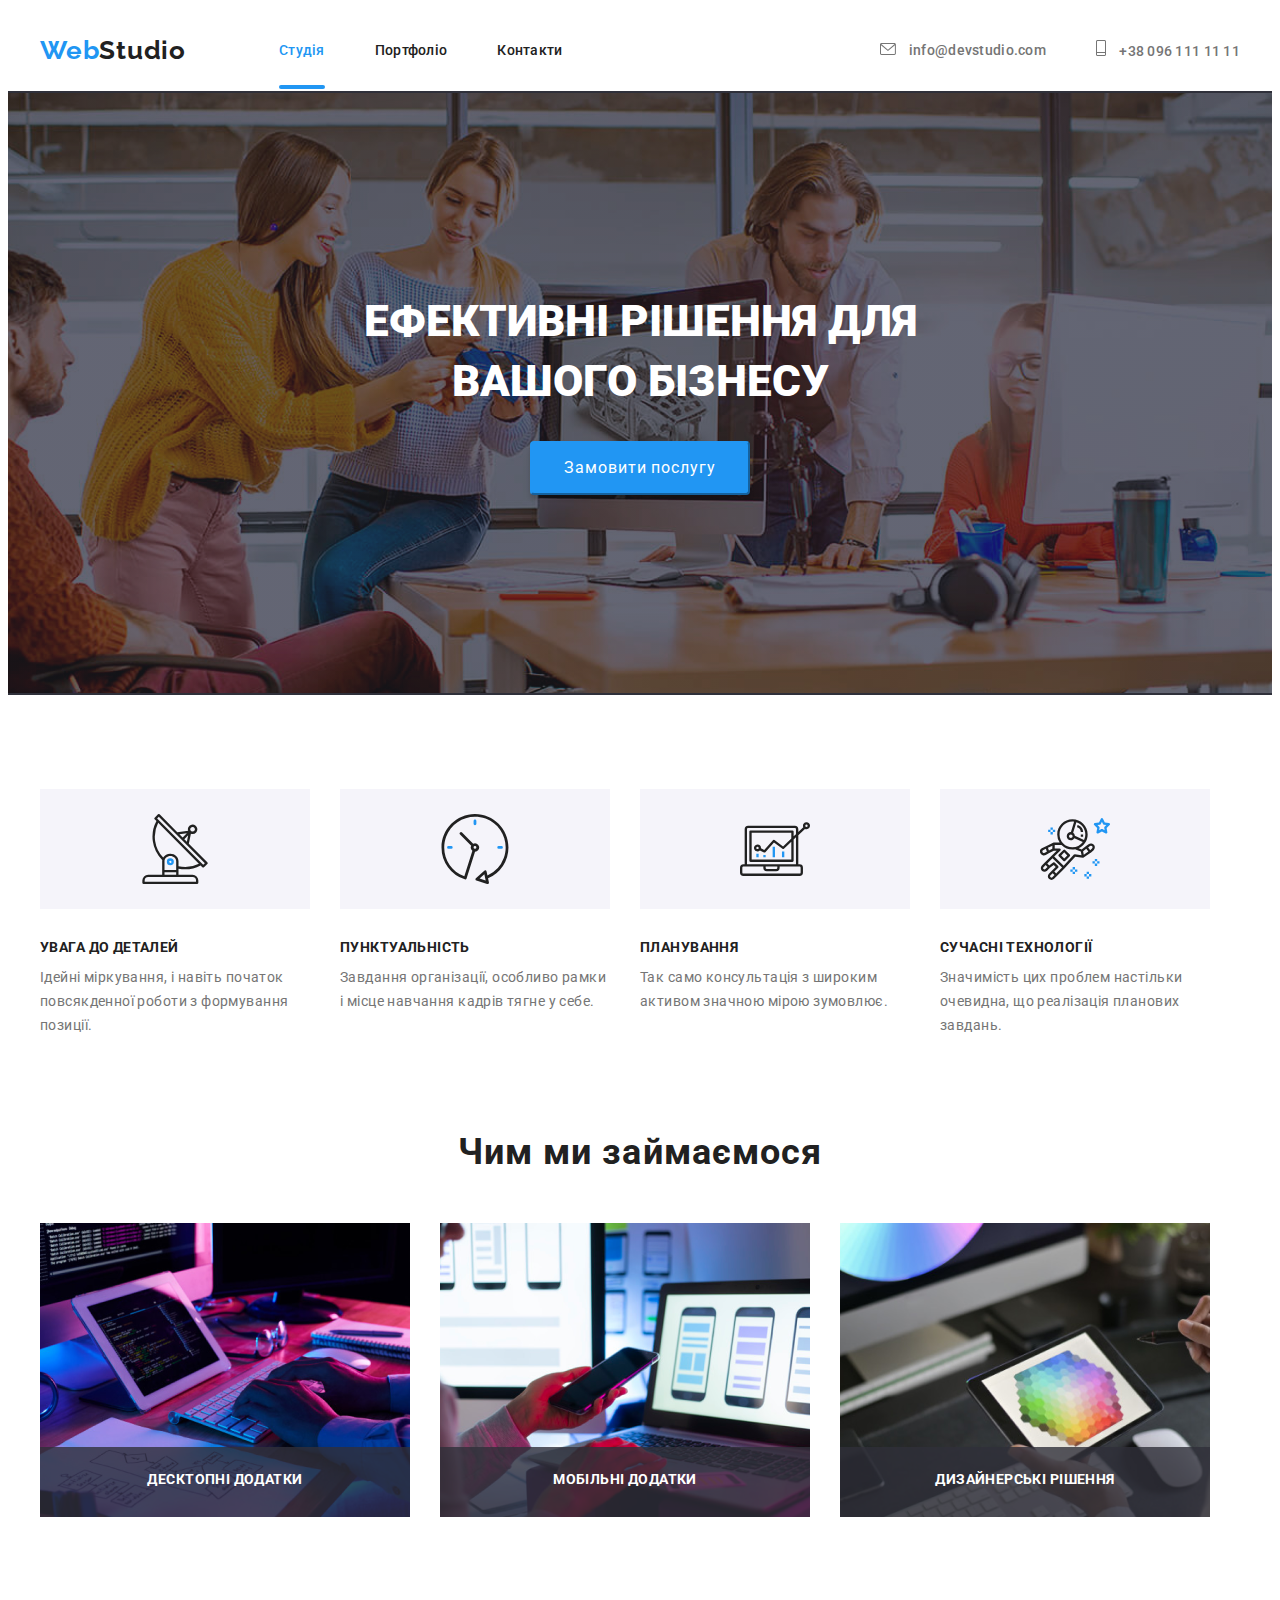
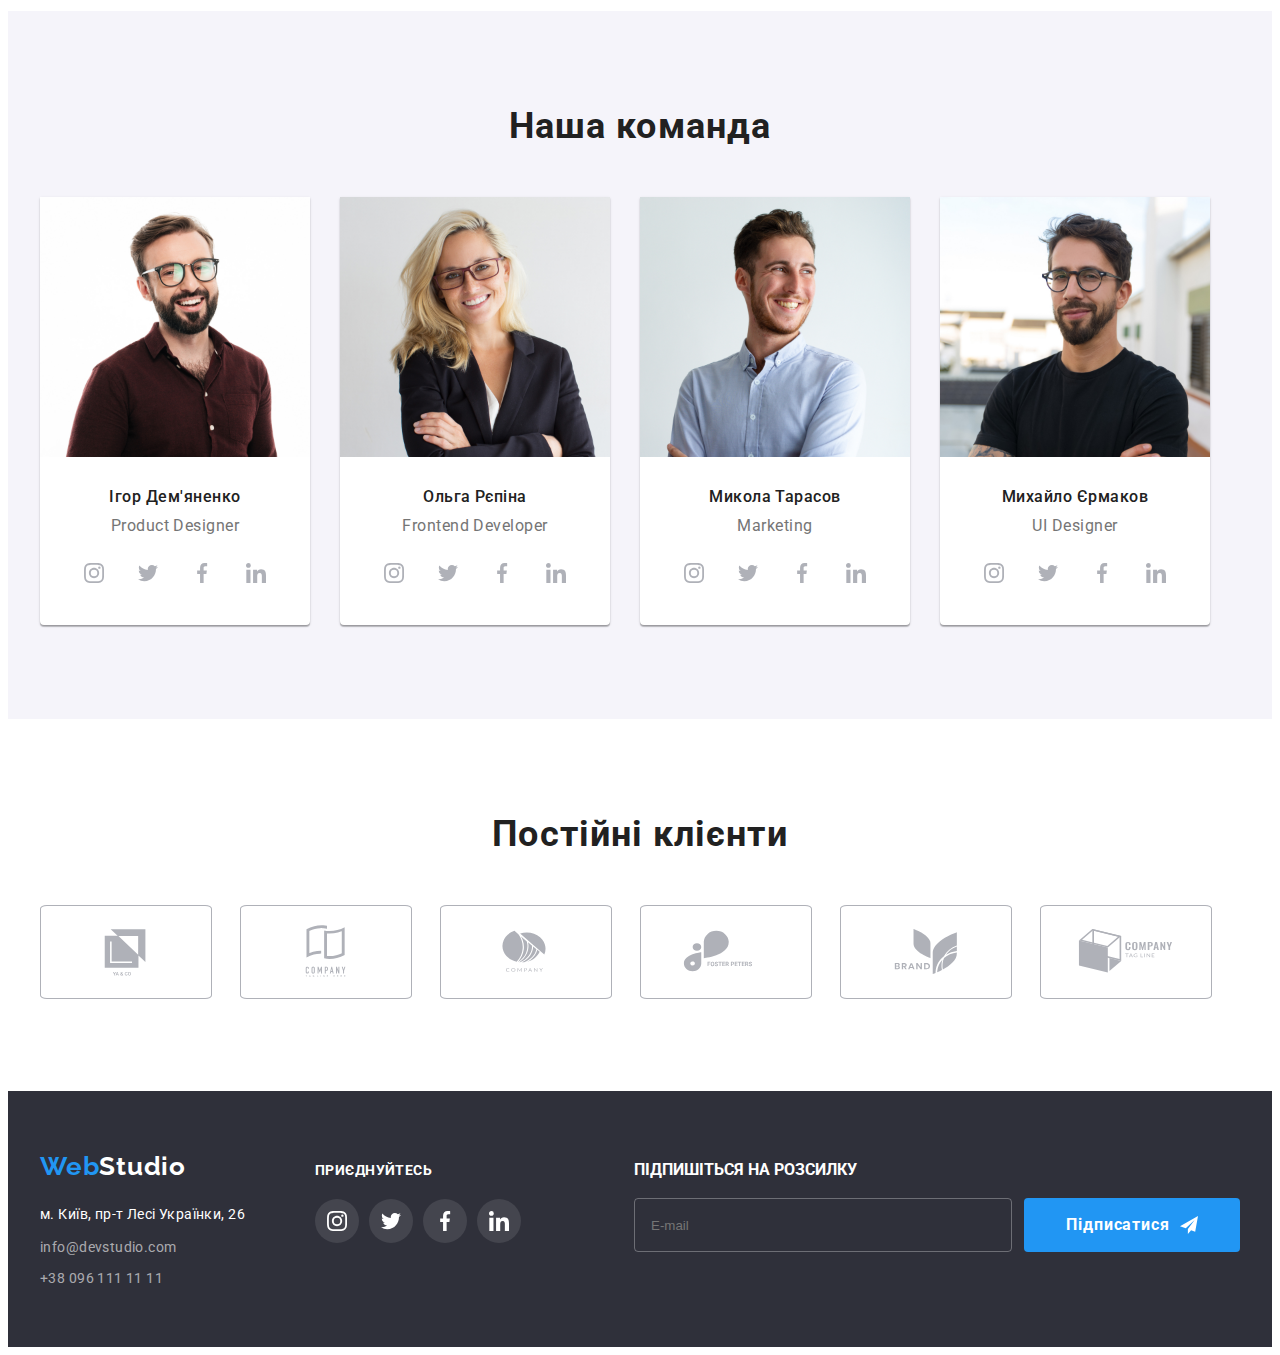
<file: index.html>
<!DOCTYPE html>
<html lang="uk">
  <head>
    <meta charset="UTF-8"/>
    <meta http-equiv="X-UA-Compatible" content="IE=edge"/>
    <meta name="viewport" content="width=device-width, initial-scale=1.0"/>
    <!-- Fonts -->
    <link rel="preconnect" href="https://fonts.googleapis.com"/>
    <link rel="preconnect" href="https://fonts.gstatic.com" crossorigin/>
    <link
      href="https://fonts.googleapis.com/css2?family=Montserrat:wght@400;700&family=Raleway:wght@700&family=Roboto:wght@400;500;700;900&display=swap"
      rel="stylesheet"/>
    <!-- Normalize -->
    <link 
    rel="stylesheet" 
    href="https://cdnjs.cloudflare.com/ajax/libs/modern-normalize/1.1.0/modern-normalize.min.css" 
    integrity="sha512-wpPYUAdjBVSE4KJnH1VR1HeZfpl1ub8YT/NKx4PuQ5NmX2tKuGu6U/JRp5y+Y8XG2tV+wKQpNHVUX03MfMFn9Q==" 
    crossorigin="anonymous" 
    referrerpolicy="no-referrer"/>
    <!-- Styles -->
    <link rel="stylesheet" href="./css/styles.css"/>
    <title>Web Studio</title>
  </head>
  <body class="body">
    <header class="top-line">
        <div class="container header-container">
          <!-- Navigations to other pages -->
          <nav class="top-line">
            <a href="./index.html" class="logo"><span class="logo-color">Web</span>Studio</a>
            <ul class="nav">
              <li>
                <a href="./index.html" class="nav-list-item-studio current link" >Студія</a>
              </li>
              <li>
                <a href="./portfolio.html" class="nav-list-item link">Портфоліо</a>
              </li>
              <li>
                <a href="./contacts" class="nav-list-item link">Контакти</a>
              </li>
            </ul>
          </nav>
          <ul class="header-contacts">
            <li>
             <a href="mailto:info@devstudio.com" class="mail link">
              <svg class="icon-mail" width="16px" height="12px">
                <use href="./img/icons.svg#mail"></use>
              </svg>
              info@devstudio.com</a>
            </li>
            <li>
              <a href="tel:+380961111111" class="telephone link">
                <svg class="icon-telephone" width="10px" height="16px">
                  <use href="./img/icons.svg#telephone"></use>
                </svg>
                +38 096 111 11 11</a>
            </li>
          </ul>
       </div> 
    </header>
    <!-- Section 1 -->
    <main>
    <section class="first-section section">
      <div class="container">        
          <h1 class="main-heading">Ефективні рішення для вашого бізнесу</h1>
          <button type="button" class="main-btn" data-modal-open>Замовити послугу</button>        
      </div>
    </section>
      <!-- Section 2 pecularities -->
          <section class="pecularities">
            <div class="container">
            <ul class="second-section">
              <li class="pecularities-list">
                <div class="second-section-icon">
                  <svg class="pecularities-icon" width="70px" height="70px">
                    <use href="./img/icons.svg#nav-1"></use>
                  </svg>
                </div>
                <h3 class="heading-pecularities">Увага до деталей</h3>
                <p class="text-pecularities">
                  Ідейні міркування, і навіть початок повсякденної роботи з формування позиції.
                </p>
              </li>
              <li class="pecularities-list">
                <div class="second-section-icon">
                  <svg class="pecularities-icon" width="70px" height="70px">
                    <use href="./img/icons.svg#nav-2"></use>
                  </svg>
                </div>
                <h3 class="heading-pecularities">Пунктуальність</h3>
                <p class="text-pecularities">
                  Завдання організації, особливо рамки і місце навчання кадрів тягне у себе.
                </p>
              </li>
              <li class="pecularities-list">
                <div class="second-section-icon">
                  <svg class="pecularities-icon" width="70px" height="70px">
                    <use href="./img/icons.svg#nav-3"></use>
                  </svg>
                </div>
                <h3 class="heading-pecularities">Планування</h3>
                <p class="text-pecularities">
                  Так само консультація з широким активом значною мірою зумовлює.
                </p>
              </li>
              <li class="pecularities-list">
                <div class="second-section-icon">
                  <svg class="pecularities-icon" width="70px" height="70px">
                    <use href="./img/icons.svg#nav-4"></use>
                  </svg>
                </div>
                <h3 class="heading-pecularities">Сучасні технології</h3>
                <p class="text-pecularities">
                  Значимість цих проблем настільки очевидна, що реалізація планових завдань.
                </p>
              </li>
            </ul>
          </div>
      </section>
      <!-- Section 3 Our occupation -->
      <section class="section-2">
        <div class="container">       
          <h2 class="heading-2">Чим ми займаємося</h2>
          <ul class="occupation-photos">
            <li>
              <div class="occupation-thumb">
                <img src="./img/occupation/img1.png" alt="Man is typing" width="370" height="294" />
                <div class="overlay-occupation">
                  <p class="occupation-description">Десктопні додатки</p>
                </div>
              </div>
            </li>
            <li>
              <div class="occupation-thumb">
                <img src="./img/occupation/img2.png" alt="Telephone in a hand" width="370" height="294"/>
                <div class="overlay-occupation">
                  <p class="occupation-description">Мобільні додатки</p>
                </div>
            </div>
            </li>
            <li>
              <div class="occupation-thumb">
                <img src="./img/occupation/img3.png" alt="Colors on a tablet" width="370" height="294"/>
                <div class="overlay-occupation">
                  <p class="occupation-description">Дизайнерські рішення</p>
                </div>
              </div>
            </li>
          </ul>
        </div>
      </section>
      <!-- Section 4 Our team -->
      <section class="our-team section">
        <div class="container">
          <h2 class="heading-2">Наша команда</h2>
          <ul class="team-photos">
            <li class="team-member">
              <img src="./img/our-team/img1.jpg" alt="Team member 1" width="270" height="260"/>
              <div class="names-positions">
                <h3 class="staff-names">Ігор Дем'яненко</h3>
              <p lang="en" class="positions">Product Designer</p>
              <ul class="social-media-link">
                <li class="social-link-team li">
                  <a class="social-link-team li" href="https://www.instagram.com/" target="_blank" rel="noopener noreferer" aria-label="Instagram">
                    <svg class="social-icon" width="20px" height="20px">
                      <use href="./img/icons.svg#instagram"></use>
                    </svg>
                  </a>
                </li>
                <li class="social-link-team li">
                  <a class="social-link-team li" href="https://www.twitter.com/" target="_blank" rel="noopener noreferer" aria-label="Instagram">
                    <svg class="social-icon" width="20px" height="20px">
                      <use href="./img/icons.svg#twitter"></use>
                    </svg>
                  </a>
                </li>
              <li class="social-link-team li">
                <a class="social-link-team" href="https://www.facebook.com/" target="_blank" rel="noopener noreferer" aria-label="Instagram">
                <svg class="social-icon" width="20px" height="20px">
                  <use href="./img/icons.svg#facebook"></use>
                </svg>
              </a>
            </li>
              <li class="social-link-team li">
                <a class="social-link-team" href="https://www.linkedin.com/" target="_blank" rel="noopener noreferer" aria-label="Instagram">
                <svg class="social-icon" width="20px" height="20px">
                  <use href="./img/icons.svg#linkedin"></use>
                </svg>
              </a>
            </li>
              </ul>
              </div>
            </li>
            <li class="team-member">
              <img src="./img/our-team/img2.jpg" alt="Team member 2" width="270" height="260"/>
              <div class="names-positions">
                <h3 class="staff-names">Ольга Рєпіна</h3>
              <p lang="en" class="positions">Frontend Developer</p>
              <ul class="social-media-link">
                <li class="social-link-team li">
                  <a class="social-link-team" href="https://www.instagram.com/" target="_blank" rel="noopener noreferer" aria-label="Instagram">
                    <svg class="social-icon" width="20px" height="20px">
                      <use href="./img/icons.svg#instagram"></use>
                    </svg>
                  </a>
                </li>
                <li class="social-link-team li">
                  <a class="social-link-team li" href="https://www.twitter.com/" target="_blank" rel="noopener noreferer" aria-label="Instagram">
                    <svg class="social-icon" width="20px" height="20px">
                      <use href="./img/icons.svg#twitter"></use>
                    </svg>
                  </a>
                </li>
              <li class="social-link-team li">
                <a class="social-link-team" href="https://www.facebook.com/" target="_blank" rel="noopener noreferer" aria-label="Instagram">
                <svg class="social-icon" width="20px" height="20px">
                  <use href="./img/icons.svg#facebook"></use>
                </svg>
              </a>
            </li>
              <li class="social-link-team">
                <a class="social-link-team" href="https://www.linkedin.com/" target="_blank" rel="noopener noreferer" aria-label="Instagram">
                <svg class="social-icon" width="20px" height="20px">
                  <use href="./img/icons.svg#linkedin"></use>
                </svg>
              </a>
            </li>
              </ul>
              </div>             
            </li>
            <li class="team-member">
              <img src="./img/our-team/img3.jpg" alt="Team member 3" width="270" height="260"/>
              <div class="names-positions">
                <h3 class="staff-names">Микола Тарасов</h3>
               <p lang="en" class="positions">Marketing</p>
               <ul class="social-media-link">
                <li class="social-link-team li">
                  <a class="social-link-team" href="https://www.instagram.com/" target="_blank" rel="noopener noreferer" aria-label="Instagram">
                    <svg class="social-icon" width="20px" height="20px">
                      <use href="./img/icons.svg#instagram"></use>
                    </svg>
                  </a>
                </li>
                <li class="social-link-team li">
                  <a class="social-link-team li" href="https://www.twitter.com/" target="_blank" rel="noopener noreferer" aria-label="Instagram">
                    <svg class="social-icon" width="20px" height="20px">
                      <use href="./img/icons.svg#twitter"></use>
                    </svg>
                  </a>
                </li>
              <li class="social-link-team li">
                <a class="social-link-team" href="https://www.facebook.com/" target="_blank" rel="noopener noreferer" aria-label="Instagram">
                <svg class="social-icon" width="20px" height="20px">
                  <use href="./img/icons.svg#facebook"></use>
                </svg>
              </a>
            </li>
              <li class="social-link-team">
                <a class="social-link-team" href="https://www.linkedin.com/" target="_blank" rel="noopener noreferer" aria-label="Instagram">
                <svg class="social-icon" width="20px" height="20px">
                  <use href="./img/icons.svg#linkedin"></use>
                </svg>
              </a>
            </li>
              </ul>
              </div>
            </li>
            <li class="team-member">
              <img src="./img/our-team/img4.jpg" alt="Team member 4" width="270" height="260"/>
              <div class="names-positions">
               <h3 class="staff-names">Михайло Єрмаков</h3>
               <p lang="en" class="positions">UI Designer</p>
               <ul class="social-media-link">
                <li class="social-link-team li">
                  <a class="social-link-team" href="https://www.instagram.com/" target="_blank" rel="noopener noreferer" aria-label="Instagram">
                    <svg class="social-icon" width="20px" height="20px">
                      <use href="./img/icons.svg#instagram"></use>
                    </svg>
                  </a>
                </li>
                <li class="social-link-team li">
                  <a class="social-link-team" href="https://www.twitter.com/" target="_blank" rel="noopener noreferer" aria-label="Instagram">
                    <svg class="social-icon" width="20px" height="20px">
                      <use href="./img/icons.svg#twitter"></use>
                    </svg>
                  </a>
                </li>
                <li class="social-link-team li">
                  <a class="social-link-team" href="https://www.facebook.com/" target="_blank" rel="noopener noreferer" aria-label="Instagram">
                    <svg class="social-icon" width="20px" height="20px">
                      <use href="./img/icons.svg#facebook"></use>
                    </svg>
                  </a>
                </li>
                <li class="social-link-team li">
                  <a class="social-link-team" href="https://www.linkedin.com/" target="_blank" rel="noopener noreferer" aria-label="Instagram">
                    <svg class="social-icon" width="20px" height="20px">
                      <use href="./img/icons.svg#linkedin"></use>
                    </svg>
                  </a>
                </li>
              </ul>
              </div>
            </li>
          </ul>
       </div> 
       <!-- Section 5 Clients -->
      </section>
      <section class="section">
        <div class="container">
          <h2 class="heading-2">Постійні клієнти</h2>
            <ul class="client-list" >
              <li class="client-list-link">
                <a class="client-link">
                  <svg class="client-icon" width="106px" height="60px">
                    <use href="./img/icons.svg#client-1"></use>
                  </svg>
                </a>
              </li>
              <li class="client-list-link">
                <a class="client-link">
                  <svg class="client-icon" width="106px" height="60px">
                    <use href="./img/icons.svg#client-2"></use>
                  </svg>
                </a>
              </li>
              <li class="client-list-link">
                <a class="client-link">
                  <svg class="client-icon" width="106px" height="60px">
                    <use href="./img/icons.svg#client-3"></use>
                  </svg>
                </a>
              </li>
              <li class="client-list-link">
                <a class="client-link">
                  <svg class="client-icon" width="106px" height="60px">
                    <use href="./img/icons.svg#client-4"></use>
                  </svg>
                </a>
              </li>
              <li class="client-list-link">
                <a class="client-link">
                  <svg class="client-icon" width="106px" height="60px">
                    <use href="./img/icons.svg#client-5"></use>
                  </svg>
                </a>
              </li>
              <li class="client-list-link">
                <a class="client-link">
                  <svg class="client-icon" width="106px" height="60px">
                    <use href="./img/icons.svg#client-6"></use>
                  </svg>
                </a>
              </li>
            </ul>
        </div>

      </section> 
    </main>
    <!-- Footer -->
      <footer class="footer">
        <div class="container flex">
          <div class="footer-left">
            <a href="./index.html" class="logo-footer link"><span class="logo-color">Web</span>Studio</a>
        <address>
          <p class="adress-footer link">м. Київ, пр-т Лесі Українки, 26</p>
          <ul class="contacts-footer">
            <li class="mail-telephone-footer">
              <a href="mailto:info@devstudio.com" class="mail-footer link">info@devstudio.com</a>
            </li>
            <li class="mail-telephone-footer">
              <a href="tel:+380961111111" class="telephone-footer link">+38 096 111 11 11</a>
            </li>
          </ul>
        </address>
         </div>
         <div class="footer-centre">
          <h3 class="join">ПРИЄДНУЙТЕСЬ</h3>
            <ul class="join-list-link">
              <li class="social-item">
                <a class="social-link" href="https://www.instagram.com/" target="_blank" rel="noopener noreferer" aria-label="Instagram">
                  <svg class="social-icon-footer" width="20px" height="20px">
                    <use href="./img/icons.svg#instagram"></use>
                  </svg>
                </a>
              </li>
              <li class="social-item">
                <a class="social-link" href="https://www.twitter.com/" target="_blank" rel="noopener noreferer" aria-label="Instagram">
                <svg class="social-icon-footer" width="20px" height="20px">
                  <use href="./img/icons.svg#twitter"></use>
                </svg>
              </a>
            </li>
              <li class="social-item"><a class="social-link" href="https://www.facebook.com/" target="_blank" rel="noopener noreferer" aria-label="Instagram">
                <svg class="social-icon-footer" width="20px" height="20px">
                  <use href="./img/icons.svg#facebook"></use>
                </svg>
              </a>
            </li>
              <li class="social-item"><a class="social-link" href="https://www.linkedin.com/" target="_blank" rel="noopener noreferer" aria-label="Instagram">
                <svg class="social-icon-footer" width="20px" height="20px">
                  <use href="./img/icons.svg#linkedin"></use>
                </svg>
              </a>
            </li>
            </ul>
         </div>
         <div class="footer-subscribe">
          <p class="footer-title">Підпишіться на розсилку</p>
          <form class="footer-form">
            <input type="text" class="footer-subscribe-input" placeholder="E-mail" required>
            <button class="button-send align">Підписатися
              <svg width="18" height="18">
                <use href="./img/icons.svg#footer-send"></use>
              </svg>
            </button>
          </form>
         </div>
        </div>
      </footer>
        <!--Modal-window-->
        <div class="backdrop is-hidden" data-modal>
          <div class="modal">
            <button class="modal-btn" type="button" data-modal-close>
              <svg width="18px" height="18px">
                <use href="./img/icons.svg#cross"></use>
              </svg>
            </button>  
              <form class="form">
                <p class="form-title">Залиште свої дані, ми вам передзвонимо</p>
                <label class="form-label">Ім'я</label>
                <div class="form-field">
                  <input type="text" class="form-input" required>
                  <svg class="form-svg" width="18" height="18">
                    <use href="./img/icons.svg#name-form"></use>
                  </svg>
                </div>
                <label class="form-label">Телефон</label>
                <div class="form-field">
                  <input type="text" class="form-input">
                  <svg class="form-svg" width="18" height="18">
                    <use href="./img/icons.svg#phone-form"></use>
                  </svg>
                </div>
                <label  class="form-label">Пошта</label>
                <div class="form-field">
                  <input type="text" class="form-input">
                  <svg class="form-svg" width="18" height="18">
                    <use href="./img/icons.svg#mail-form"></use>
                  </svg>
                </div>  
                <label class="form-label">
                  <textarea name="comment" cols="72" rows="10" class="text-area" placeholder="Введіть текст"></textarea>
                </label>
                <label class="conditions">
                  <input type="checkbox"  class="form-checkbox visually-hidden" required>
                  <svg class="icon-checkbox" width="16" height="15">
                    <use class="icon-unchecked" href="./img/icons.svg#uncheck-form"></use>
                    <use class="icon-checked" href="./img/icons.svg#check-form"></use>
                  </svg>
                  <span class="conditions-descr">Погоджуюся з розсилкою і приймаю
                    <a class="conditions-link" href="">Умови договору</a>
                  </span>
                </label>
                <button type="submit" class="button-serv">Відправити</button>
              </form>
          </div>
        </div>
        <script src="./js/modal.js"></script>
  </body>
</html>
</file>
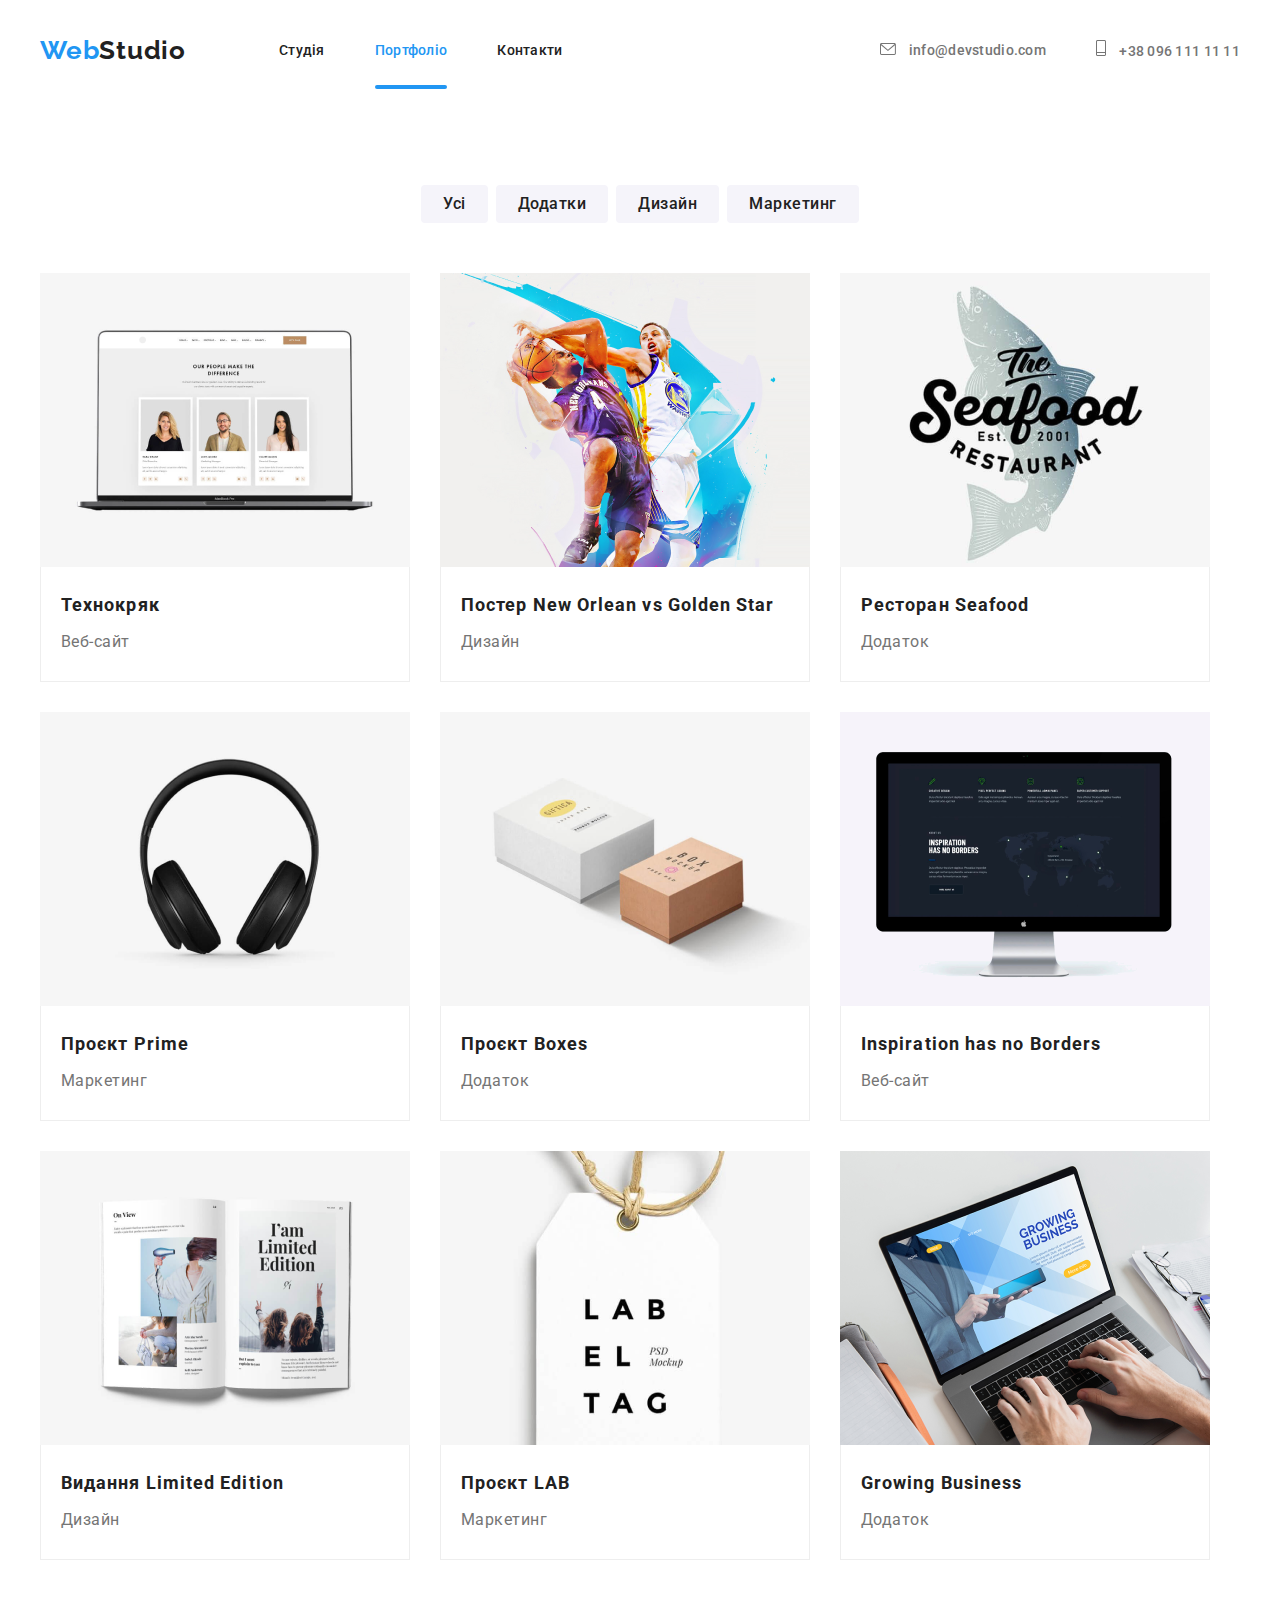
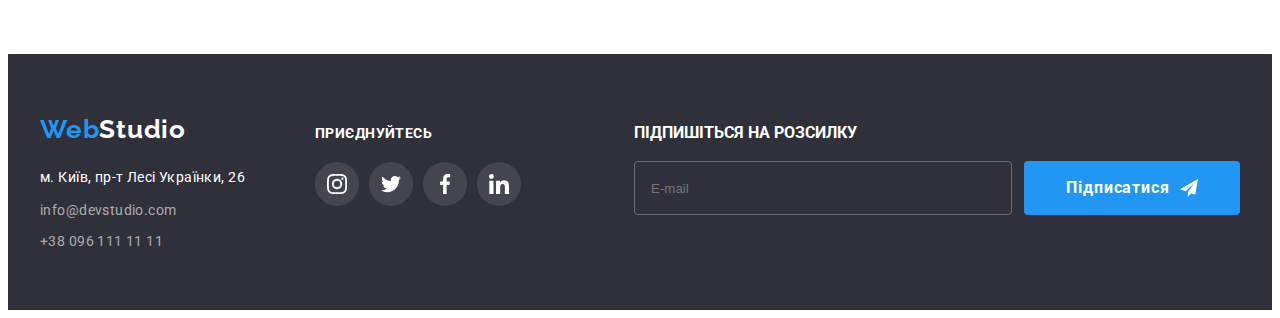
<file: portfolio.html>
<!DOCTYPE html>
<html lang="uk">
<head>
    <meta charset="UTF-8">
    <meta http-equiv="X-UA-Compatible" content="IE=edge">
    <meta name="viewport" content="width=device-width, initial-scale=1.0">
     <!-- Fonts -->
     <link rel="preconnect" href="https://fonts.googleapis.com">
     <link rel="preconnect" href="https://fonts.gstatic.com" crossorigin>
     <link href="https://fonts.googleapis.com/css2?family=Montserrat:wght@400;700&family=Raleway:wght@700&family=Roboto:wght@400;500;700;900&display=swap" rel="stylesheet">
    <!-- Normalize -->
    <link 
    rel="stylesheet" 
    href="https://cdnjs.cloudflare.com/ajax/libs/modern-normalize/1.1.0/modern-normalize.min.css" 
    integrity="sha512-wpPYUAdjBVSE4KJnH1VR1HeZfpl1ub8YT/NKx4PuQ5NmX2tKuGu6U/JRp5y+Y8XG2tV+wKQpNHVUX03MfMFn9Q==" 
    crossorigin="anonymous" 
    referrerpolicy="no-referrer"/>
    <!-- Styles -->
    <link rel="stylesheet" href="./css/styles.css">
    <title>Portfolio</title>
</head>
<body class="body">   
    <header class="top-line">
        <div class="container header-container">
         <!-- Navigations to other pages -->
             <nav class="top-line">
                 <a href="./index.html" class="logo"><span class="logo-color">Web</span>Studio</a>
                <ul  class="nav">
                     <li>
                     <a href="./index.html" class="nav-list-item ">Студія</a>
                     </li>
                    <li>
                     <a href="./portfolio.html" class="nav-list-item active current">Портфоліо</a>
                     </li>
                     <li>
                     <a href="/contacts" class="nav-list-item ">Контакти</a>
                    </li>
                 </ul>
             </nav>
             <ul class="header-contacts">
              <li>
               <a href="mailto:info@devstudio.com" class="mail" class="link">
                <svg class="icon-mail" width="16px" height="12px">
                  <use href="./img/icons.svg#mail"></use>
                </svg>
                info@devstudio.com</a>
              </li>
              <li>
                <a href="tel:+380961111111" class="telephone" class="link">
                  <svg class="icon-telephone" width="10px" height="16px">
                    <use href="./img/icons.svg#telephone"></use>
                  </svg>
                  +38 096 111 11 11</a>
              </li>
            </ul>
        </div>
     </header> 
    <main>  
        <section class="portfolio-projects">    
        <!-- Buttons -->
        <div class="container">
               <ul class="btns">
             <li><button type="button" class="portfolio-btn-main">Усі</button></li>
             <li><button type="button" class="portfolio-btns">Додатки</button></li>
             <li><button type="button" class="portfolio-btns">Дизайн</button></li>
             <li><button type="button" class="portfolio-btns">Маркетинг</button></li>
            </ul>     
        <!-- Projects -->        
             <ul class="portfolio-list">
                 <li class="portfolio-item">
                  <a href="" class="link-portfolio-thumb link">
                    <div class="portfolio-thumb">
                    <img src="./img/portfolio/project1.png"  alt="Web page with pojects" width="370px"  height="294px">
                    <div class="overlay">
                      <p  class="overlay-description" >
                        Ресурс пропонує комплексні пропозиції з різним рівнем функціоналу та сервісів. Все це дозволить відвідувачу отримати вичерпні відомості про компанію чи приватну особу.
                      </p>
                    </div>
                  </div>
                     <div class="projects">
                    <h2 class="projects-heading">Технокряк</h2>
                     <p class="projects-name">Веб-сайт</p>    
                     </div>    
                    </a>                               
                 </li>
                 <li class="portfolio-item">
                  <a href="" class="link-portfolio-thumb link">
                    <div class="portfolio-thumb" >
                    <img src="./img/portfolio/project2.png"  alt="Web page with pojects" width="370px"  height="294px">
                    <div class="overlay">
                      <p  class="overlay-description" >
                        Ресурс пропонує комплексні пропозиції з різним рівнем функціоналу та сервісів. Все це дозволить відвідувачу отримати вичерпні відомості про компанію чи приватну особу.
                      </p>
                    </div>
                  </div>
                  <div class="projects">
                       <h2 class="projects-heading">Постер New Orlean vs Golden Star</h2>
                     <p class="projects-name">Дизайн</p> 
                     </div> 
                </a>                    
                </li>
                 <li class="portfolio-item">
                  <a href="" class="link-portfolio-thumb link">
                    <div class="portfolio-thumb">
                    <img src="./img/portfolio/project3.png"  alt="Web page with pojects" width="370px"  height="294px">
                    <div class="overlay">
                      <p  class="overlay-description" >
                        Ресурс пропонує комплексні пропозиції з різним рівнем функціоналу та сервісів. Все це дозволить відвідувачу отримати вичерпні відомості про компанію чи приватну особу.
                      </p>
                    </div>
                  </div>
                  <div class="projects">
                       <h2 lang="en" class="projects-heading">Ресторан Seafood</h2>
                     <p class="projects-name">Додаток</p> 
                     </div>
                </a>        
                 </li>
                <li class="portfolio-item">
                  <a href="" class="link-portfolio-thumb link">
                    <div class="portfolio-thumb">
                    <img src="./img/portfolio/project4.png"  alt="Web page with pojects" width="370px"  height="294px">
                    <div class="overlay">
                      <p  class="overlay-description" >
                        Ресурс пропонує комплексні пропозиції з різним рівнем функціоналу та сервісів. Все це дозволить відвідувачу отримати вичерпні відомості про компанію чи приватну особу.
                      </p>
                    </div>
                  </div>
                     <div class="projects">
                      <h2 lang="en" class="projects-heading">Проєкт Prime</h2>
                     <p class="projects-name">Маркетинг</p>  
                     </div>    
                    </a>                             
                 </li>
                 <li class="portfolio-item">
                  <a href="" class="link-portfolio-thumb link">
                    <div class="portfolio-thumb">
                    <img src="./img/portfolio/project5.png"  alt="Web page with pojects" width="370px"  height="294px">
                    <div class="overlay">
                      <p  class="overlay-description" >
                        Ресурс пропонує комплексні пропозиції з різним рівнем функціоналу та сервісів. Все це дозволить відвідувачу отримати вичерпні відомості про компанію чи приватну особу.
                      </p>
                    </div>
                  </div>
                     <div class="projects">
                      <h2 class="projects-heading">Проєкт Boxes</h2>
                     <p class="projects-name">Додаток</p>  
                     </div>   
                    </a>              
                 </li>
                 <li class="portfolio-item">
                  <a href="" class="link-portfolio-thumb link">
                    <div class="portfolio-thumb">
                    <img src="./img/portfolio/project6.png"  alt="Web page with pojects" width="370px"  height="294px">
                    <div class="overlay">
                      <p  class="overlay-description" >
                        Ресурс пропонує комплексні пропозиції з різним рівнем функціоналу та сервісів. Все це дозволить відвідувачу отримати вичерпні відомості про компанію чи приватну особу.
                      </p>
                    </div>
                  </div>
                     <div class="projects">
                      <h2 lang="en" class="projects-heading">Inspiration has no Borders</h2>
                     <p class="projects-name">Веб-сайт</p>  
                     </div>  
                    </a>  
                 </li>
                 <li class="portfolio-item">
                  <a href="" class="link-portfolio-thumb link">
                    <div class="portfolio-thumb">
                    <img src="./img/portfolio/project7.png"  alt="Web page with pojects" width="370px"  height="294px">
                    <div class="overlay">
                      <p  class="overlay-description" >
                        Ресурс пропонує комплексні пропозиції з різним рівнем функціоналу та сервісів. Все це дозволить відвідувачу отримати вичерпні відомості про компанію чи приватну особу.
                      </p>
                    </div>
                  </div>
                     <div class="projects">
                       <h2 lang="en" class="projects-heading">Видання Limited Edition</h2>
                     <p class="projects-name">Дизайн</p> 
                     </div>  
                    </a>    
                 </li>
                 <li class="portfolio-item"> 
                  <a href="" class="link-portfolio-thumb link">
                    <div class="portfolio-thumb">
                    <img src="./img/portfolio/project8.png"  alt="Web page with pojects" width="370px"  height="294px">
                    <div class="overlay">
                      <p  class="overlay-description" >
                        Ресурс пропонує комплексні пропозиції з різним рівнем функціоналу та сервісів. Все це дозволить відвідувачу отримати вичерпні відомості про компанію чи приватну особу.
                      </p>
                    </div>
                  </div>
                     <div class="projects">
                       <h2 lang="en" class="projects-heading">Проєкт LAB</h2>
                     <p class="projects-name">Маркетинг</p> 
                     </div>
                    </a>             
                 </li>
                 <li class="portfolio-item">
                  <a href="" class="link-portfolio-thumb link">
                    <div class="portfolio-thumb">
                    <img src="./img/portfolio/project9.png"  alt="Web page with pojects" width="370px"  height="294px">
                    <div class="overlay">
                      <p  class="overlay-description" >
                        Ресурс пропонує комплексні пропозиції з різним рівнем функціоналу та сервісів. Все це дозволить відвідувачу отримати вичерпні відомості про компанію чи приватну особу.
                      </p>
                    </div>
                  </div>
                     <div class="projects"> 
                        <h2 lang="en" class="projects-heading">Growing Business</h2>
                     <p class="projects-name">Додаток</p>
                     </div>   
                    </a>      
                 </li>
               </ul> 
             </div>
         </section>       
     </main>
        <!--Footer  -->
        <footer class="footer">
          <div class="container flex">
            <div class="footer-left">
              <a href="./index.html" class="logo-footer" class="link"><span class="logo-color">Web</span>Studio</a>
          <address>
            <p class="adress-footer" class="link">м. Київ, пр-т Лесі Українки, 26</p>
            <ul class="contacts-footer">
              <li class="mail-telephone-footer">
                <a href="mailto:info@devstudio.com" class="mail-footer" class="link">info@devstudio.com</a>
              </li>
              <li class="mail-telephone-footer">
                <a href="tel:+380961111111" class="telephone-footer" class="link">+38 096 111 11 11</a>
              </li>
            </ul>
          </address>
           </div>
           <div class="footer-centre">
            <h3 class="join">ПРИЄДНУЙТЕСЬ</h3>
              <ul class="join-list-link">
                <li class="social-item">
                  <a class="social-link" href="https://www.instagram.com/" target="_blank" rel="noopener noreferer" aria-label="Instagram">
                    <svg class="social-icon-footer" width="20px" height="20px">
                      <use href="./img/icons.svg#instagram"></use>
                    </svg>
                  </a>
                </li>
                <li class="social-item">
                  <a class="social-link" href="https://www.twitter.com/" target="_blank" rel="noopener noreferer" aria-label="Instagram">
                  <svg class="social-icon-footer" width="20px" height="20px">
                    <use href="./img/icons.svg#twitter"></use>
                  </svg>
                </a>
              </li>
                <li class="social-item"><a class="social-link" href="https://www.facebook.com/" target="_blank" rel="noopener noreferer" aria-label="Instagram">
                  <svg class="social-icon-footer" width="20px" height="20px">
                    <use href="./img/icons.svg#facebook"></use>
                  </svg>
                </a>
              </li>
                <li class="social-item"><a class="social-link" href="https://www.linkedin.com/" target="_blank" rel="noopener noreferer" aria-label="Instagram">
                  <svg class="social-icon-footer" width="20px" height="20px">
                    <use href="./img/icons.svg#linkedin"></use>
                  </svg>
                </a>
              </li>
              </ul>
           </div>
           <div class="footer-subscribe">
            <p class="footer-title">Підпишіться на розсилку</p>
            <form class="footer-form">
              <input type="text" class="footer-subscribe-input" placeholder="E-mail" required>
              <button class="button-send align">Підписатися
                <svg width="18" height="18">
                  <use href="./img/icons.svg#footer-send"></use>
                </svg>
              </button>
            </form>
           </div>
          </div>
       </footer>
</body> 
</html>
</file>
<file: css/styles.css>
:root {
    /* Fonts */
    --main-font: "Roboto", sans-serif;
    --secondary-font: "Raleway";
    /* Text colors */
    --main-txt-cl: #212121;
    /* Background colors */
    --main-bg-cl: #2F303A;
    --accent-cl: #2196F3;
    /* transition */
    --timing-function: cubic-bezier(0.4, 0, 0.2, 1);
}
.container{
    width: 1200px;
    padding-left: 15px;
    padding-right: 15px;
    margin:auto;
}
.body{
    color: var(--main-txt-cl);
    font-family: "Roboto";
}
.section{
    padding-top: 94px;
    padding-bottom: 94px;
}
.section-2{
    padding-top: 0px;
    padding-bottom: 94px;
}
/* reset */
h1,h2,h3,h4,h5,h6,P{
    margin: 0;
}
img{
    display: block;
}
li{
    list-style-type: none;
}
.visually-hidden{
    position: absolute;
    white-space: nowrap;
    width: 1px;
    height: 1px;
    overflow: hidden;
    border: 0;
    padding: 0;
    clip: rect(0 0 0 0);
    clip-path: inset(50%);
    margin: -1px;
}
.flex{
    display: flex;
    align-items: baseline;
}
/* Header */
.header-container{
    display: flex;
    align-items: center;
}
.top-line{
    z-index: 100;
    display: flex;
    align-items: center;
    margin-right: auto;
}
.link{
    text-decoration: none;
}
/* Navigation to other pages */
.logo{
    text-decoration: none;
    font-family: 'Raleway';
    font-weight: 700;
    font-size: 26px;
    letter-spacing: 0.03em;
    color: var(--main-txt-cl);
    align-items: center;
    margin-right: 93px;
}
.logo-color{
    color: var(--accent-cl); 
}
.nav{
    margin:0;
    padding: 0;
    display: flex;
    gap: 50px;
}
.nav-list-item-studio{
    position: relative;
    list-style: none;
    text-decoration: none;
    font-weight: 500;
    font-size: 14px;
    line-height: calc(16 / 14);
    letter-spacing: 0.02em;
    color: var(--accent-cl);
    display: block;
    padding-top: 32px;
    padding-bottom: 32px;
    align-items: center;    
    transition: color 250ms var(--timing-function);
}
.nav-list-item-studio:hover, 
.nav-list-item-studio:focus{
    color: var(--accent-cl);
}

.nav-list-item{
    position: relative;
    list-style: none;
    text-decoration: none;
    font-weight: 500;
    font-size: 14px;
    line-height: calc(16 / 14);
    letter-spacing: 0.02em;
    color:var(--main-txt-cl);
    display: block;
    padding-top: 32px;
    padding-bottom: 32px;
    align-items: center;
    transition: color 250ms var(--timing-function);
}
.nav-list-item:hover, 
.nav-list-item:focus{
    color: var(--accent-cl);
}

.nav-list-item-studio::after{
    content: "";
    display: block;
    position: absolute;
    left: 0;
    bottom: 1%;
    width: 100%;
    height: 4px;
    background: #2196F3;
    border-radius: 2px;

}
.nav-list-item.current::after{
    content: "";
    display: block;
    position: absolute;
    left: 0;
    bottom: 1%;
    width: 100%;
    height: 4px;
    background: #2196F3;
    border-radius: 2px;

}
.current{
    color: var(--accent-cl);
}

.header-contacts{
    display: flex;
    gap: 50px;
    margin: 0px;
    padding: 0px;
    align-items: center;
}
.icon-mail{
    fill: currentColor;
    margin-right: 10px;
    align-items: center;
}
.mail{
    text-decoration: none;
    font-weight: 500;
    font-size: 14px;
    line-height: calc(16 / 14);
    letter-spacing: 0.02em;
    color: #757575;
    display: block;
    padding-top: 32px;
    padding-bottom: 32px;
    transition: color 250ms var(--timing-function);
}
.mail:hover, 
.mail:focus{
    color: var(--accent-cl);
}

.icon-telephone{
    fill: currentColor;
    margin-right: 10px;
    align-items: center;
}
.telephone{
    text-decoration: none;
    font-weight: 500;
    font-size: 14px;
    line-height: calc(16 / 14);
    letter-spacing: 0.02em;
    color: #757575;
    display: block;
    padding-top: 32px;
    padding-bottom: 32px;
    transition: color 250ms var(--timing-function);
}
.telephone:hover, 
.telephone:focus{
    color: var(--accent-cl);
}

/* Section 1 */
.first-section{
    max-width: 1600px;
    margin-right: auto;
    margin-left: auto;
    background: #2F303A;
    padding-top: 200px;
    padding-bottom: 200px; 
    background-image: linear-gradient(rgba(47, 48, 58, 0.4), rgba(47, 48, 58, 0.4)), url(../img/section-2/section-2bg.png);
    background-position: center;
    background-repeat: no-repeat;
}
.main-heading{
    font-weight: 900;
    font-size: 44px;
    line-height: calc(60 / 44);
    font-style: normal;
    color: #FFFFFF;
    width: 696px;
    margin-left: auto;
    margin-right: auto;
    margin-bottom: 30px;
}
.main-heading, .heading-pecularities{
    text-transform: uppercase;
}
.main-heading, .heading-2{
    text-align: center;
}
.main-btn{
    font-family: inherit;
    font-size: 16px;
    line-height: calc(30 / 16);
    letter-spacing: 0.06em;
    cursor: pointer;
    color: #FFFFFF;
    background: var(--accent-cl);
    border-color:  var(--accent-cl);
    box-shadow: 0px 4px 4px rgba(0, 0, 0, 0.15);
    padding: 10px 32px;
    border-radius: 4px;
    display: block;
    margin-left: auto;
    margin-right: auto;
}

/* Section 2 */
.pecularities{
    padding-top: 94px;
    padding-bottom: 94px;
}
.second-section{
    margin: 0px;
    padding: 0px;
    display: flex;
    gap: 30px;
}
.second-section-icon{
    display: flex;
    justify-content: center;
    align-items: center;
    background-color: #f5f4fa;
    margin-bottom: 30px;
    height: 120px;
}
.pecularities-list{
    width: 270px;
}

.heading-pecularities{
    font-weight: 700;
    font-size: 14px;
    line-height: calc(16 / 14);
    letter-spacing: 0.03em;
    color: var(--main-txt-cl);
    margin-bottom: 10px;
}
.text-pecularities{
    font-size: 14px;
    line-height: calc(24 / 14);
    letter-spacing: 0.03em;
    color: #757575;
}
/* Section 3 */
.heading-2{
    font-weight: 700;
    font-size: 36px;
    line-height: calc(42 / 36);
    letter-spacing: 0.03em;
    color: var(--main-txt-cl);
    margin-bottom: 50px;
    text-align: center;
}
.occupation-photos{
    display: flex;
    gap: 30px;
    padding: 0px;
    margin: 0px;
}
.occupation-thumb{
    position: relative;

}
.overlay-occupation{
    position: absolute;
    bottom: 0;
    left: 0;
    width: 370px;
    height: 70px;
    background: rgba(47, 48, 58, 0.8);
}
.occupation-description{
    font-family: 'Roboto';
    font-weight: 700;
    font-size: 14px;
    line-height: calc(16 / 14);
    text-align: center;
    letter-spacing: 0.03em;
    text-transform: uppercase;
    color: #FFFFFF;
    padding-top: 24px;
    padding-bottom: 24px;
    padding-left: auto;
}
/* Section 4 */
.our-team{
    background: #F5F4FA;
}
.staff-names{
    font-weight: 500;
    font-size: 16px;
    line-height: calc(19 / 16);
    letter-spacing: 0.03em;
    color: var(--main-txt-cl);
    text-align: center;
    margin-bottom: 10px;
}
.positions{
    line-height: calc(19 / 16);
    letter-spacing: 0.03em;
    color: #757575;
    text-align: center;
    margin-top: 10px;
    margin-bottom: 16px;

}
.team-photos{
    display: flex;
    gap: 30px;
    padding: 0px;
    margin: 0px;
}
.team-member{
    background: #FFFFFF;
    box-shadow: 0px 1px 3px rgba(0, 0, 0, 0.12), 0px 1px 1px rgba(0, 0, 0, 0.14), 0px 2px 1px rgba(0, 0, 0, 0.2);
    border-radius: 0px 0px 4px 4px;
}
.names-positions{
    padding-top: 30px;
    padding-bottom: 30px;
}
.social-media-link{
    display: flex;
    gap: 10px;
    justify-content: center;
    padding: 0;
    margin: 0;

}
.social-link-team{
    display: flex;
    justify-content: center;
    align-items: center;
    width: 44px;
    height: 44px;
    border-radius: 50%;
    color:#AFB1B8;
    transition: background-color 250ms var(--timing-function), color 250ms var(--timing-function);
}
.social-link-team:hover, 
.social-link-team:focus{
    background-color: var(--accent-cl);
    color: #FFFFFF;
}
.social-icon{
    fill: currentColor;
}
/* section 5 */

.client-list{
    display: flex;
    gap:30px;
    margin: 0;
    padding: 0;
}
.client-list-link{
    width: 170px;
    height: 92px;
}
.client-link{
    display: flex;
    align-items: center;
    justify-content: center;
    width: 100%;
    height: 100%;
    border: 1px solid #afb1b8;
    border-radius: 4%;
    fill: #afb1b8;
    transition: border-color 250ms var(--timing-function), fill 250ms var(--timing-function);
}
.client-link:hover, 
.client-link:focus{
    fill: #2196F3;
    border-color: #2196F3;
}

/* footer */
.logo-footer{
    text-decoration: none;
    font-family: 'Raleway';
    font-weight: 700;
    font-size: 26px;
    line-height: calc(31 / 26);
    letter-spacing: 0.03em;
    color: #FFFFFF;
    display: block;
    margin-bottom: 20px;
}
.footer{
    padding-top: 60px;
    padding-bottom: 60px;
    background: #2F303A; 
}
.adress-footer{
    font-style: normal;
    font-size: 14px;
    line-height: calc(24 / 14);
    letter-spacing: 0.03em;
    color: #FFFFFF;
    margin-bottom: 9px;
}
.contacts-footer{
    margin: 0px;
    padding: 0px;
}
.mail-telephone-footer:not(:last-child){
    margin-bottom: 9px;
}
.mail-footer{
    font-style: normal;
    text-decoration: none;
    font-size: 14px;
    line-height: calc(24 / 14);
    letter-spacing: 0.03em;   
    color: rgba(255, 255, 255, 0.6);
}
.telephone-footer{
    font-style: normal;
    text-decoration: none;
    font-size: 14px;
    line-height: calc(14 / 14);
    letter-spacing: 0.03em;
    color: rgba(255, 255, 255, 0.6);
    margin: auto;
    padding: auto;
}
.footer-left{
    margin-right: 70px;
}
.footer-centre{
    
    margin-right: auto;
}
.join{
    color: #FFFFFF;
    font-style: normal;
    font-weight: 700;
    font-size: 14px;
    line-height: 1.14;
    letter-spacing: 0.03em;
    text-transform: uppercase;
    margin-bottom: 20px;
}
.join-list-link{
    display: flex;
    gap: 10px;
    padding: 0;
    margin: 0;
}
.social-link{
    align-items: center;
    justify-content: center;
    border-radius: 50%;
    color: #FFFFFF;
    background-color: rgba(255, 255, 255, 0.1);
    display: flex;
    width: 100%;
    height: 100%;
    transition: background-color 250ms var(--timing-function);
}
.social-item{
    width: 44px;
    height: 44px;
}
.social-link:hover, 
.social-link:focus{

    background-color: var(--accent-cl);
}
.social-icon-footer{
    fill: #FFFFFF;
}
.footer-title{
    color: #FFFFFF;
    font-weight: 700;
    line-height: 16px;
    text-transform: uppercase;
    margin-bottom: 20px;;
}
.footer-form {
    display: flex;
    gap: 12px;
}
.footer-subscribe-input {
    width: 358px;
    height: 50px;
    padding-left: 16px;
    color: rgba(255, 255, 255, 0.6);
    background-color: inherit;
    border: 1px solid rgba(255, 255, 255, 0.3);
    border-radius: 4px;
}
.button-send{
    display: block;
    margin-top: 30px;
    padding: 10px 32px;
    margin: 0 auto;
    font-family: inherit;
    background-color: var(--accent-cl);
    color: #FFFFFF;
    font-style: normal;
    font-weight: 700;
    font-size: 16px;
    line-height: calc(30 / 16);
    cursor: pointer;
    border: none;
    border-radius: 4px;
    min-width: 216px;
    align-items: center;
    letter-spacing: 0.06em;
}
.align {
    display: flex;
    align-items: center;
    justify-content: center;
    gap: 10px;
}
/* Portfolio */
.nav-list-item.active{
    color: var(--accent-cl);
}


.portfolio-projects{
    padding-top: 94px;
    padding-bottom: 94px;
}
.btns{
    display: flex;
    gap: 8px;
    align-items: center;
    justify-content: center;
    margin-top: 0px;
    margin-bottom: 50px;
    padding-left: 0px;
}
.portfolio-btn-main{
    padding: 6px 22px;
    color: var(--main-txt-cl);
    font-family: inherit;
    font-weight: 500;
    font-size: 16px;
    line-height: calc(26 / 16);
    letter-spacing: 0.03em;
    background: #F5F4FA;
    border: none;
    border-radius: 4px;
    border-color: #F5F4FA;
    cursor: pointer;
    transition: shadow 250ms var(--timing-function), box-shadow 250ms var(--timing-function), background-color 250ms var(--timing-function);
}
.portfolio-btn-main:hover,
.portfolio-btn-main:focus{
    transition: shadow 250ms, box-shadow 250ms, background-color 250ms, var(--timing-function);
    background-color:  var(--accent-cl);
    color: #FFFFFF;
}
.portfolio-btns{
    padding: 6px 22px;
    font-family: inherit;
    font-weight: 500;
    font-size: 16px;
    line-height: calc(26 / 16);
    letter-spacing: 0.03em;
    text-align: center;
    color: var(--main-txt-cl);
    background: #F5F4FA;
    border: none;
    border-radius: 4px;
    border-color: #F5F4FA;
    cursor: pointer;
    transition: shadow 250ms var(--timing-function), box-shadow 250ms var(--timing-function), background-color 250ms var(--timing-function);
}
.portfolio-btns:hover,
.portfolio-btns:focus{
    transition: shadow 250ms var(--timing-function), box-shadow 250ms var(--timing-function), background-color 250ms var(--timing-function);
    background-color:  var(--accent-cl);
    color: #FFFFFF;
}
.portfolio-list{
    display: flex;
    flex-wrap: wrap;
    gap: 30px;
    margin: 0px;
    padding: 0px;
}
.portfolio-item{
    width: 370px;
    background: #FFFFFF;
    transition: 250ms var(--timing-function);
}
.portfolio-item:hover,
.portfolio-item:focus{
    box-shadow: 0px 1px 1px rgba(0, 0, 0, 0.12), 0px 4px 4px rgba(0, 0, 0, 0.06), 1px 4px 6px rgba(0, 0, 0, 0.16);
}
.link-portfolio-thumb{
    display: block;
}
.link-portfolio-thumb:hover,
.link-portfolio-thumb:focus{
    box-shadow: 0px 1px 1px rgba(0, 0, 0, 0.12), 0px 4px 4px rgba(0, 0, 0, 0.06), 1px 4px 6px rgba(0, 0, 0, 0.16);
}
.projects{
    padding-top: 20px;
    padding-right: 24px;
    padding-bottom: 24px;
    padding-left: 20px;
    border-right: 1px solid #EEEEEE;
    border-bottom: 1px solid #EEEEEE;
    border-left: 1px solid #EEEEEE;
}
.projects-heading{
    font-weight: 700;
    font-size: 18px;
    line-height: calc(36 / 18);
    letter-spacing: 0.06em;
    color: var(--main-txt-cl);
    margin-bottom: 4px;
}
.projects-name{
    font-weight: 400;
    font-size: 16px;
    line-height: calc(30 / 16);
    letter-spacing: 0.03em;
    color: #757575;
}
.portfolio-thumb{
    position: relative;
    overflow: hidden;
}
.overlay{
    position: absolute;
    
    top: 0;
    left: 0;
    
    transform: translateY(100%);
    transition: 250ms var(--timing-function);
    
    width: 100%;
    height: 100%;
    
    background: rgba(33, 150, 243, 0.9);
    display: flex;
    justify-content: center;
    align-items: center;
    
    padding-top: 64px;
    padding-bottom: 64px;
    padding-right: 23px;
    padding-left: 23px;
}
.overlay-description{
    font-family: 'Roboto';
    font-style: normal;
    font-weight: 400;
    font-size: 18px;
    line-height: calc(28 / 14);
    letter-spacing: 0.03em;
    color: #FFFFFF;
}
.link-portfolio-thumb:hover .overlay{
    transform: translateY(0);
    transition: 250ms var(--timing-function);
}
.link-portfolio-thumb:focus .overlay{
    transform: translateY(0);
    transition: 250ms var(--timing-function);
}

/* Modal-window */
.backdrop{
    position: fixed;
    top: 0;
    left: 0;
    width: 100%;
    height: 100%;

    transition: visibility 250ms, opacity 250ms;

    background: rgba(0, 0, 0, 0.2);
}
.backdrop.is-hidden{
    opacity: 0;
    pointer-events: none;
    visibility: hidden;
}
.modal{
    position: absolute;
    top: 50%;
    left: 50%;
    transform: translate(-50%, -50%);
    z-index: 1000;
    width: 528px;
    height: 581px;
    padding: 40px;
    background: #FFFFFF;
    box-shadow: 0px 1px 3px rgba(0, 0, 0, 0.12), 0px 1px 1px rgba(0, 0, 0, 0.14), 0px 2px 1px rgba(0, 0, 0, 0.2);
    border-radius: 4px;
}
.modal-btn{
    outline: none;
    display: flex;
    justify-content: center;
    align-items: center;
    position: absolute;
    
    width: 32px;
    height: 32px;

    top: 8px;
    right: 8px;
    border: 1px solid rgba(0, 0, 0, 0.1);
    border-radius: 50%;
    cursor: pointer;

    background-color: transparent;
    transition: fill 250ms var(--timing-function);
}
.modal-btn:hover,
.modal-btn:focus{
    fill: var(--accent-cl);
}
.form{
    position: relative;

    border-radius: 4px;
}
.form-title{
    font-weight: 700;
    font-size: 20px;
    line-height: 23px;
    text-align: center;
    letter-spacing: 0.03em;
    margin-bottom: 12px;
    color: var(--main-txt-cl);
}
.form-label{
    display: block;
    font-size: 12px;
    line-height: 14px;
    letter-spacing: 0.01em;
    color: #757575;

}
.form-field{
    position: relative;
    display: flex;
    flex-direction: column;
    margin-bottom: 10px;
}

.form-input{
    height: 40px;
    padding-left: 30px;
    border-radius: 4px;
    border: 1px solid rgba(33, 33, 33, 0.2);
    outline: transparent;
    transition: border-color 250ms var(--timing-function);
}
.form-field:focus-within .form-input,
.form-field:hover .form-input{
    border-color: var(--accent-cl);
}
.form-svg{
    position: absolute;
    fill: var(--main-txt-cl);
    top: 50%;
    left: 12px;
    transform: translateY(-50%);
    transition: fill 250ms var(--timing-function);
}
.form-field:hover .form-svg, 
.form-field:focus-within .form-svg {
    fill: var(--accent-cl);
}
.text-area{
    display: block;
    resize: none;
    width: 100%;
    height: 120px;
    padding: 15px;
    border: 1px solid rgba(33, 33, 33, 0.2);
    border-radius: 4px;
    font-size: 12px;
    line-height: 14px;
    letter-spacing: 0.01em;
    outline: transparent;
    transition: border-color 250ms var(--timing-function);
}
.text-area:focus, 
.text-area:hover {
    border-color: var(--accent-cl);
}
.checkbox{
    appearance: none;
    position: absolute;
}
.icon-checked{
    fill: var(--accent-cl);
    opacity: 0;
    transition: opacity 250ms var(--timing-function);
}
.form-checkbox:checked + .icon-checkbox .icon-checked{
    opacity: 1;
}
.icon-unchecked{
    opacity: 1;
    transition: opacity 250ms var(--timing-function);
}
.form-checkbox:checked + .icon-checkbox .icon-unchecked{
    opacity: 0;
    transition: opacity 250ms var(--timing-function);
}
.conditions{
    display: flex;
    align-items: center;
    justify-content: center;
    margin-top: 20px;
    margin-bottom: 30px;
    gap: 10px;
}
.conditions-descr {
    user-select: none;
    color: #757575;
}
.conditions-link {
    text-decoration: none;
    color: var(--accent-cl);
}
.button-serv{
    display: block;
    margin-top: 30px;
    padding: 10px 32px;
    margin: 0 auto;
    font-family: inherit;
    background-color: var(--accent-cl);
    color: #FFFFFF;
    font-style: normal;
    font-weight: 700;
    font-size: 16px;
    line-height: calc(30 / 16);
    cursor: pointer;
    border: none;
    border-radius: 4px;
    min-width: 216px;
    align-items: center;
    letter-spacing: 0.06em;
}
</file>
